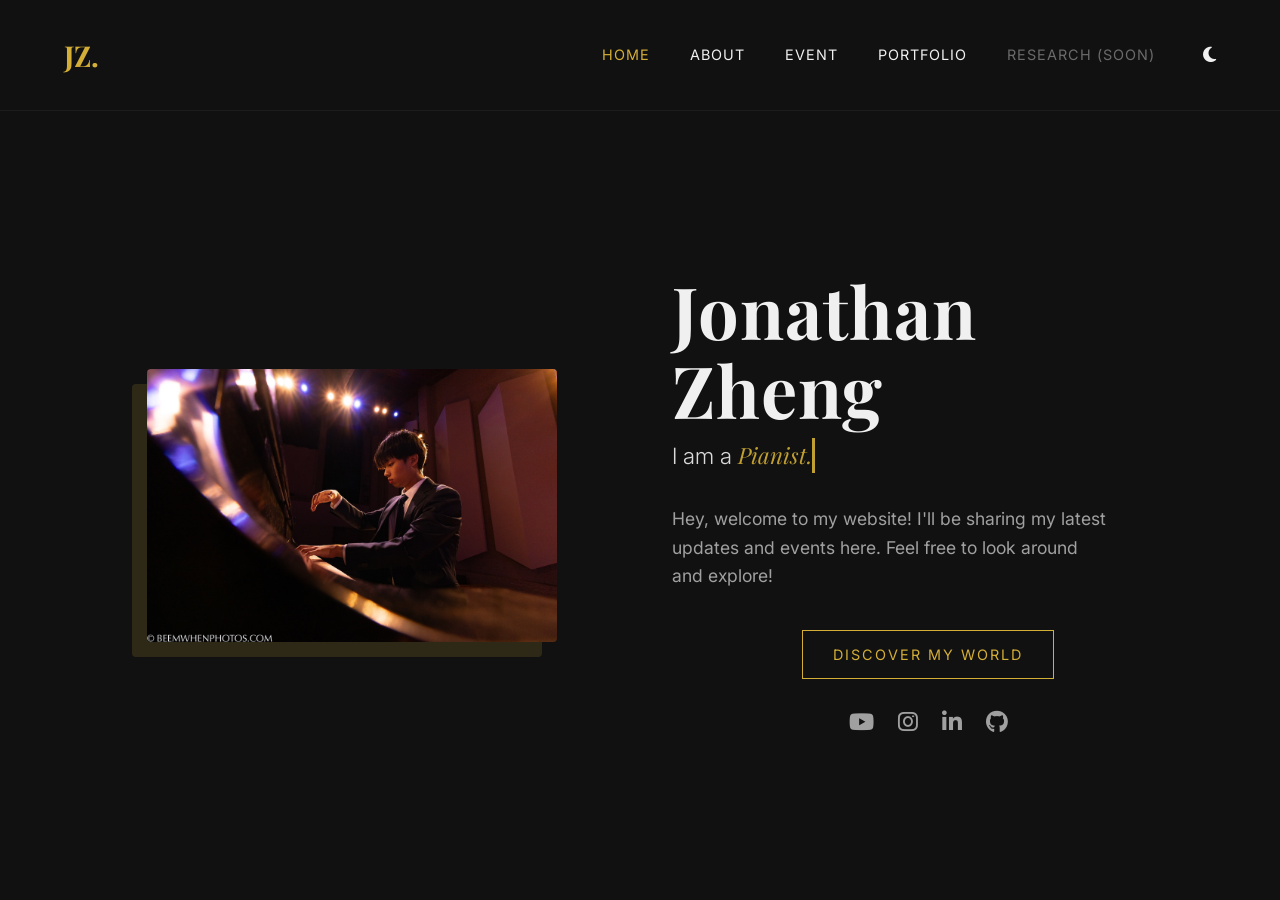
<file: index.html>
<!DOCTYPE html>
<html lang="en">
<head>
        <!-- Google tag (gtag.js) -->
    <script async src="https://www.googletagmanager.com/gtag/js?id=G-JS38CZWP8K"></script>
    <script>
    window.dataLayer = window.dataLayer || [];
    function gtag(){dataLayer.push(arguments);}
    gtag('js', new Date());

    gtag('config', 'G-JS38CZWP8K');
    </script>
    <meta charset="UTF-8">
    <meta name="viewport" content="width=device-width, initial-scale=1.0">
    <title>Jonathan Zheng | Passionate Student</title>
    <link rel="stylesheet" href="css/style.css">
    <link href="https://fonts.googleapis.com/css2?family=Inter:wght@300;400;600&family=Playfair+Display:ital,wght@0,500;0,700;1,500&display=swap" rel="stylesheet">
    <link rel="stylesheet" href="https://cdnjs.cloudflare.com/ajax/libs/font-awesome/6.4.0/css/all.min.css">
    
    <script>
        (function() {
            const savedTheme = localStorage.getItem('theme');
            if (savedTheme) {
                document.documentElement.setAttribute('data-theme', savedTheme);
            } else {
                const hour = new Date().getHours();
                if (hour >= 6 && hour < 18) {
                    document.documentElement.setAttribute('data-theme', 'light');
                } else {
                    document.documentElement.setAttribute('data-theme', 'dark');
                }
            }
        })();
    </script>
</head>
<body>

    <nav class="navbar">
        <div class="logo">JZ.</div>
        <ul class="nav-links">
            <li><a href="index.html" class="active">Home</a></li>
            <li><a href="about.html">About</a></li>
            <li><a href="event.html">Event</a></li>
            <li><a href="videos.html">Portfolio</a></li>
            <li><a href="#" class="future-link">Research (Soon)</a></li>
            <li>
                <div class="theme-toggle" id="themeToggle" title="Toggle Theme">
                    <i class="fa-solid fa-moon"></i>
                </div>
            </li>
        </ul>
    </nav>

    <main class="hero-section">
        <div class="hero-image">
            <img src="assets/images/profile.jpeg" alt="Jonathan playing the piano">
            <div class="image-overlay"></div>
        </div>

        <div class="hero-text">
            <img src="assets/images/profile.jpeg" alt="Jonathan Zheng" class="mobile-portrait">
            <!-- <span class="eyebrow">Haowen Zheng</span> -->
            <h1>Jonathan Zheng</h1>
            <h2 class="dynamic-subtitle">I am a <span class="typing-text"></span><span class="cursor">&nbsp;</span></h2>
            <p class="intro-description">
                Hey, welcome to my website! I'll be sharing my latest updates and events here. Feel free to look around and explore!
            </p>

            <div class="action-group">
                <a href="about.html" class="cta-button">Discover My World</a>
                <div class="social-links">
                    <a href="https://www.youtube.com/@Jonathan_zhw" target="_blank" title="YouTube"><i class="fab fa-youtube"></i></a>
                    <a href="https://www.instagram.com/scalar_zhw?igsh=MWM0amw1bXNoaHdoeA%3D%3D&utm_source=qr" target="_blank" title="Instagram"><i class="fab fa-instagram"></i></a>
                    <a href="https://www.linkedin.com/in/haowen-zheng/" target="_blank" title="LinkedIn"><i class="fab fa-linkedin-in"></i></a>
                    <a href="https://github.com/JonathanHaowenZheng" target="_blank" title="GitHub"><i class="fab fa-github"></i></a>
                </div>
            </div>
        </div>
    </main>

    <script>
        // 1. 昼夜模式交互逻辑
        document.addEventListener('DOMContentLoaded', () => {
            const toggleBtn = document.getElementById('themeToggle');
            const icon = toggleBtn.querySelector('i');
            
            function updateIcon() {
                const currentTheme = document.documentElement.getAttribute('data-theme');
                if (currentTheme === 'light') {
                    icon.className = 'fa-solid fa-sun'; // 白天显示太阳
                } else {
                    icon.className = 'fa-solid fa-moon'; // 晚上显示月亮
                }
            }
            updateIcon();

            toggleBtn.addEventListener('click', () => {
                const currentTheme = document.documentElement.getAttribute('data-theme');
                let newTheme = 'dark';
                if (currentTheme === 'dark' || !currentTheme) {
                    newTheme = 'light';
                }
                document.documentElement.setAttribute('data-theme', newTheme);
                localStorage.setItem('theme', newTheme); // 记住用户的强行手动修改
                updateIcon();
            });
        });

        // 2. 打字机效果
        const words = ["Pianist.", "Math Student.", "Creative Coder."];
        let i = 0; let timer;
        function typingEffect() {
            let word = words[i].split("");
            var loopTyping = function() {
                if (word.length > 0) { document.querySelector('.typing-text').innerHTML += word.shift(); } 
                else { setTimeout(deletingEffect, 2000); return false; }
                timer = setTimeout(loopTyping, 100);
            };
            loopTyping();
        }
        function deletingEffect() {
            let word = words[i].split("");
            var loopDeleting = function() {
                if (word.length > 0) { word.pop(); document.querySelector('.typing-text').innerHTML = word.join(""); } 
                else { if (words.length > (i + 1)) { i++; } else { i = 0; } typingEffect(); return false; }
                timer = setTimeout(loopDeleting, 50);
            };
            loopDeleting();
        }
        typingEffect();
    </script>
</body>
</html>
</file>
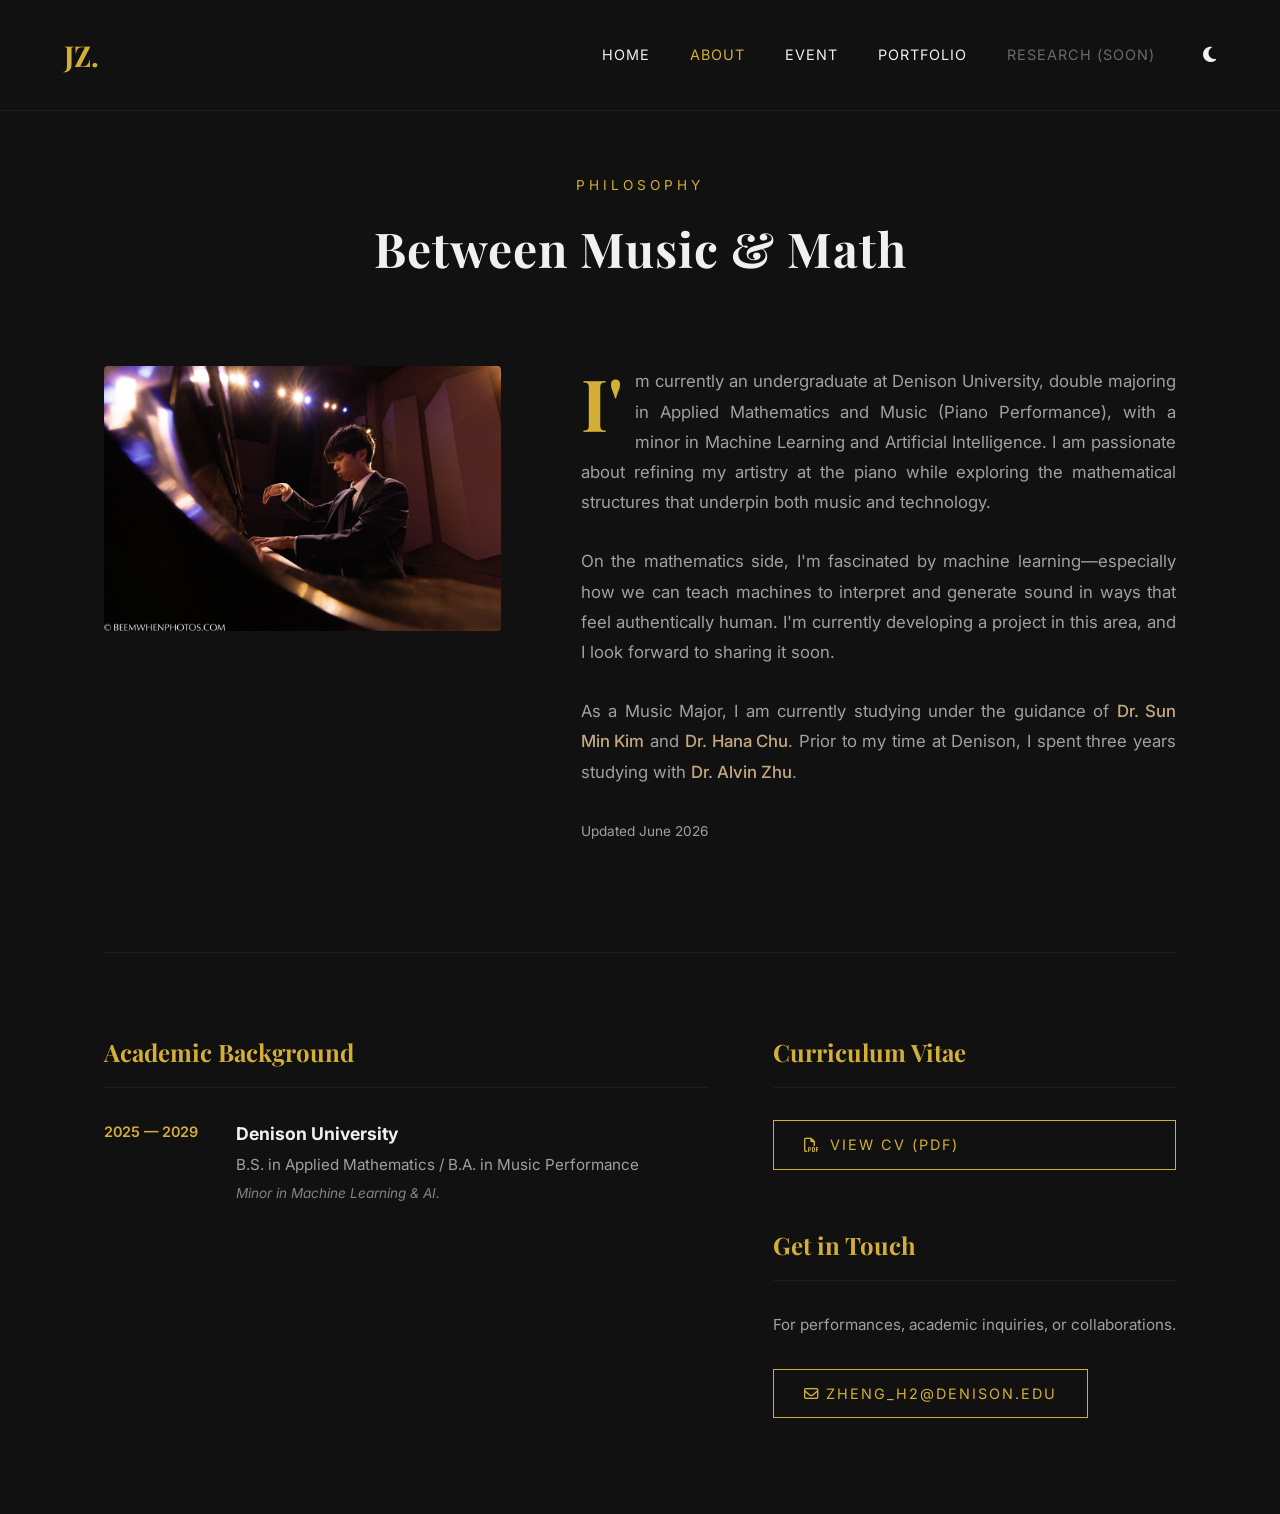
<file: about.html>
<!DOCTYPE html>
<html lang="en">
<head>
        <!-- Google tag (gtag.js) -->
    <script async src="https://www.googletagmanager.com/gtag/js?id=G-JS38CZWP8K"></script>
    <script>
    window.dataLayer = window.dataLayer || [];
    function gtag(){dataLayer.push(arguments);}
    gtag('js', new Date());

    gtag('config', 'G-JS38CZWP8K');
    </script>
    <meta charset="UTF-8">
    <meta name="viewport" content="width=device-width, initial-scale=1.0">
    <title>About | Jonathan Zheng</title>
    <link rel="stylesheet" href="css/style.css">
    <link href="https://fonts.googleapis.com/css2?family=Inter:wght@300;400;600&family=Playfair+Display:ital,wght@0,500;0,700;1,500&display=swap" rel="stylesheet">
    <link rel="stylesheet" href="https://cdnjs.cloudflare.com/ajax/libs/font-awesome/6.4.0/css/all.min.css">
    
    <script>
        (function() {
            const savedTheme = localStorage.getItem('theme');
            if (savedTheme) {
                document.documentElement.setAttribute('data-theme', savedTheme);
            } else {
                const hour = new Date().getHours();
                if (hour >= 6 && hour < 18) {
                    document.documentElement.setAttribute('data-theme', 'light');
                } else {
                    document.documentElement.setAttribute('data-theme', 'dark');
                }
            }
        })();
    </script>
</head>
<body>

    <nav class="navbar">
        <div class="logo">JZ.</div>
        <ul class="nav-links">
            <li><a href="index.html">Home</a></li>
            <li><a href="about.html" class="active">About</a></li>
            <li><a href="event.html">Event</a></li>
            <li><a href="videos.html">Portfolio</a></li>
            <li><a href="#" class="future-link">Research (Soon)</a></li>
            <li>
                <div class="theme-toggle" id="themeToggle" title="Toggle Theme">
                    <i class="fa-solid fa-moon"></i>
                </div>
            </li>
        </ul>
    </nav>

    <main class="about-section">
        
        <div class="about-header">
            <span class="eyebrow">Philosophy</span>
            <h2>Between Music & Math</h2>
        </div>

        <div class="bio-container">
            <div class="bio-image-col">
                <img src="assets/images/profile.jpeg" alt="Jonathan Zheng Portrait" class="bio-portrait">
            </div>
            
            <div class="bio-text-col">
                <p>
                    I'm currently an undergraduate at Denison University, double majoring in Applied Mathematics and Music (Piano Performance), with a minor in Machine Learning and Artificial Intelligence. I am passionate about refining my artistry at the piano while exploring the mathematical structures that underpin both music and technology.
                </p>
                <p>
                    On the mathematics side, I'm fascinated by machine learning—especially how we can teach machines to interpret and generate sound in ways that feel authentically human. I'm currently developing a project in this area, and I look forward to sharing it soon.
                </p>
                <p>
                    As a Music Major, I am currently studying under the guidance of 
                    <a href="https://denison.edu/people/sun-min-kim" target="_blank" class="ext-link prof-link">Dr. Sun Min Kim</a> and 
                    <a href="https://denison.edu/people/hana-chu" target="_blank" class="ext-link prof-link">Dr. Hana Chu</a>. 
                    Prior to my time at Denison, I spent three years studying with 
                    <a href="https://www.tianjinjuilliard.edu.cn/faculty/alvin-zhu" target="_blank" class="ext-link prof-link">Dr. Alvin Zhu</a>.
                </p>
                <p class="update-date" style="margin-top: 2rem; color: var(--text-muted); font-size: 0.85rem;">
                    Updated June 2026
                </p>
            </div>
        </div>

        <hr class="elegant-divider">

        <div class="creds-container">
            <div class="timeline-col">
                <h3 class="creds-title">Academic Background</h3>
                <div class="timeline-item">
                    <div class="timeline-year">2025 — 2029</div>
                    <div class="timeline-content">
                        <h4><a href="https://denison.edu/" target="_blank" class="ext-link">Denison University <i class="fa-solid fa-arrow-up-right-from-square tiny-icon"></i></a></h4>
                        <p>B.S. in Applied Mathematics / B.A. in Music Performance</p>
                        <p class="timeline-sub">Minor in Machine Learning & AI.</p>
                    </div>
                </div>
            </div>

            <div class="cv-contact-col" style="display: flex; flex-direction: column; gap: 3.5rem;">
                
                <div class="cv-block">
                    <h3 class="creds-title">Curriculum Vitae</h3>
                    <!-- <p class="cv-desc">A comprehensive overview of my repertoire, academic projects, performances, and honors.</p> -->
                    <a href="assets/docs/Jonathan_Zheng_CV.pdf" target="_blank" class="cta-button cv-download">
                        <i class="fa-regular fa-file-pdf"></i> View CV (PDF)
                    </a>
                </div>

                <div class="contact-block">
                    <h3 class="creds-title">Get in Touch</h3>
                    <p class="cv-desc">For performances, academic inquiries, or collaborations.</p>
                    <a href="mailto:zheng_h2@denison.edu" class="cta-button contact-email">
                        <i class="fa-regular fa-envelope"></i> zheng_h2@denison.edu
                    </a>
                </div>

            </div>
        </div>

    </main>

    <script>
        document.addEventListener('DOMContentLoaded', () => {
            const toggleBtn = document.getElementById('themeToggle');
            const icon = toggleBtn.querySelector('i');
            
            function updateIcon() {
                const currentTheme = document.documentElement.getAttribute('data-theme');
                if (currentTheme === 'light') {
                    icon.className = 'fa-solid fa-sun';
                } else {
                    icon.className = 'fa-solid fa-moon';
                }
            }
            updateIcon();

            toggleBtn.addEventListener('click', () => {
                const currentTheme = document.documentElement.getAttribute('data-theme');
                let newTheme = 'dark';
                if (currentTheme === 'dark' || !currentTheme) {
                    newTheme = 'light';
                }
                document.documentElement.setAttribute('data-theme', newTheme);
                localStorage.setItem('theme', newTheme);
                updateIcon();
            });
        });
    </script>
</body>
</html>
</file>
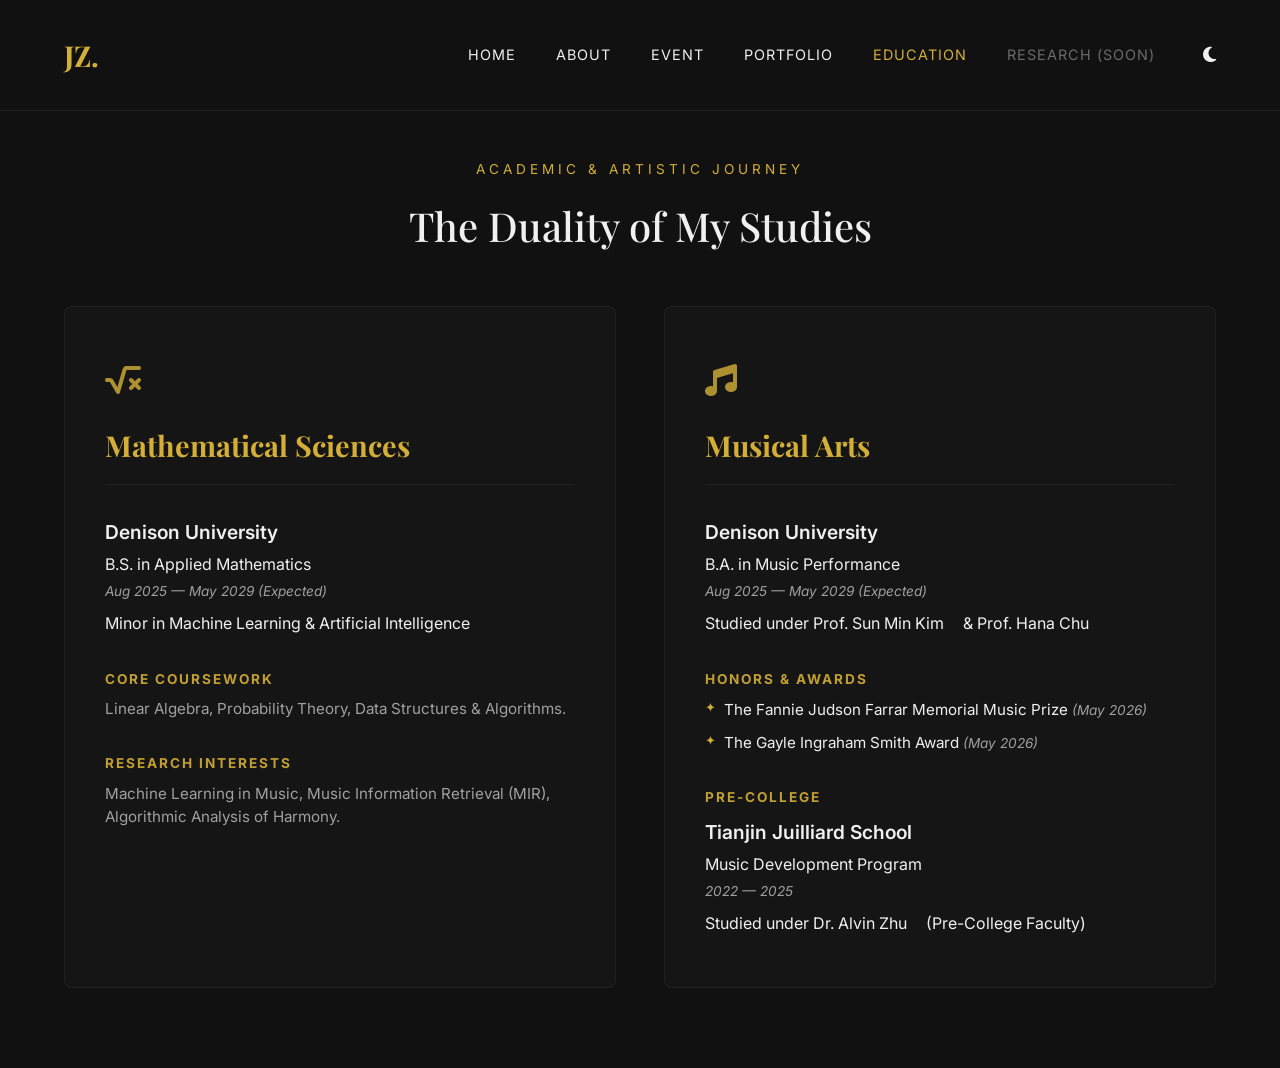
<file: education.html>
<!DOCTYPE html>
<html lang="en">
<head>
    <meta charset="UTF-8">
    <meta name="viewport" content="width=device-width, initial-scale=1.0">
    <title>Education | Jonathan Zheng</title>
    <link rel="stylesheet" href="css/style.css">
    <link href="https://fonts.googleapis.com/css2?family=Inter:wght@300;400;600&family=Playfair+Display:ital,wght@0,500;0,700;1,500&display=swap" rel="stylesheet">
    <link rel="stylesheet" href="https://cdnjs.cloudflare.com/ajax/libs/font-awesome/6.4.0/css/all.min.css">
    
    <script>
        (function() {
            const savedTheme = localStorage.getItem('theme');
            if (savedTheme) {
                document.documentElement.setAttribute('data-theme', savedTheme);
            } else {
                const hour = new Date().getHours();
                if (hour >= 6 && hour < 18) {
                    document.documentElement.setAttribute('data-theme', 'light');
                } else {
                    document.documentElement.setAttribute('data-theme', 'dark');
                }
            }
        })();
    </script>
</head>
<body>

    <nav class="navbar">
        <div class="logo">JZ.</div>
        <ul class="nav-links">
            <li><a href="index.html">Home</a></li>
            <li><a href="about.html">About</a></li>
            <li><a href="event.html">Event</a></li>
            <li><a href="videos.html">Portfolio</a></li>
            <li><a href="education.html" class="active">Education</a></li>
            <li><a href="#" class="future-link">Research (Soon)</a></li>
            <li>
                <div class="theme-toggle" id="themeToggle" title="Toggle Theme">
                    <i class="fa-solid fa-moon"></i>
                </div>
            </li>
        </ul>
    </nav>

    <main class="education-section">
        <div class="section-header">
            <span class="eyebrow">Academic & Artistic Journey</span>
            <h2>The Duality of My Studies</h2>
        </div>

        <div class="dual-cards-container">
            <div class="edu-card math-card">
                <div class="card-icon"><i class="fa-solid fa-square-root-variable"></i></div>
                <h3 class="card-title">Mathematical Sciences</h3>
                <div class="edu-block">
                    <h4><a href="https://denison.edu/" target="_blank" class="ext-link">Denison University <i class="fa-solid fa-arrow-up-right-from-square tiny-icon"></i></a></h4>
                    <p class="degree">B.S. in Applied Mathematics</p>
                    <p class="duration">Aug 2025 — May 2029 (Expected)</p>
                    <p class="minor">Minor in Machine Learning & Artificial Intelligence</p>
                </div>
                <div class="edu-block">
                    <h5 class="sub-heading">Core Coursework</h5>
                    <p class="details">Linear Algebra, Probability Theory, Data Structures & Algorithms.</p>
                </div>
                <div class="edu-block">
                    <h5 class="sub-heading">Research Interests</h5>
                    <p class="details">Machine Learning in Music, Music Information Retrieval (MIR), Algorithmic Analysis of Harmony.</p>
                </div>
            </div>

            <div class="edu-card music-card">
                <div class="card-icon"><i class="fa-solid fa-music"></i></div>
                <h3 class="card-title">Musical Arts</h3>
                <div class="edu-block">
                    <h4><a href="https://denison.edu/" target="_blank" class="ext-link">Denison University <i class="fa-solid fa-arrow-up-right-from-square tiny-icon"></i></a></h4>
                    <p class="degree">B.A. in Music Performance</p>
                    <p class="duration">Aug 2025 — May 2029 (Expected)</p>
                    <p class="mentorship">Studied under <a href="#" target="_blank" class="ext-link">Prof. Sun Min Kim <i class="fa-solid fa-arrow-up-right-from-square tiny-icon"></i></a> & <a href="#" target="_blank" class="ext-link">Prof. Hana Chu <i class="fa-solid fa-arrow-up-right-from-square tiny-icon"></i></a></p>
                </div>
                <div class="edu-block">
                    <h5 class="sub-heading">Honors & Awards</h5>
                    <ul class="awards-list">
                        <li>The Fannie Judson Farrar Memorial Music Prize <span class="award-date">(May 2026)</span></li>
                        <li>The Gayle Ingraham Smith Award <span class="award-date">(May 2026)</span></li>
                    </ul>
                </div>
                <div class="edu-block">
                    <h5 class="sub-heading">Pre-College</h5>
                    <h4><a href="https://www.tianjinjuilliard.edu.cn/" target="_blank" class="ext-link">Tianjin Juilliard School <i class="fa-solid fa-arrow-up-right-from-square tiny-icon"></i></a></h4>
                    <p class="degree">Music Development Program</p>
                    <p class="duration">2022 — 2025</p>
                    <p class="mentorship">Studied under <a href="#" target="_blank" class="ext-link">Dr. Alvin Zhu <i class="fa-solid fa-arrow-up-right-from-square tiny-icon"></i></a> (Pre-College Faculty)</p>
                </div>
            </div>
        </div>
    </main>

    <script>
        document.addEventListener('DOMContentLoaded', () => {
            const toggleBtn = document.getElementById('themeToggle');
            const icon = toggleBtn.querySelector('i');
            
            function updateIcon() {
                const currentTheme = document.documentElement.getAttribute('data-theme');
                if (currentTheme === 'light') {
                    icon.className = 'fa-solid fa-sun';
                } else {
                    icon.className = 'fa-solid fa-moon';
                }
            }
            updateIcon();

            toggleBtn.addEventListener('click', () => {
                const currentTheme = document.documentElement.getAttribute('data-theme');
                let newTheme = 'dark';
                if (currentTheme === 'dark' || !currentTheme) {
                    newTheme = 'light';
                }
                document.documentElement.setAttribute('data-theme', newTheme);
                localStorage.setItem('theme', newTheme);
                updateIcon();
            });
        });
    </script>
</body>
</html>
</file>
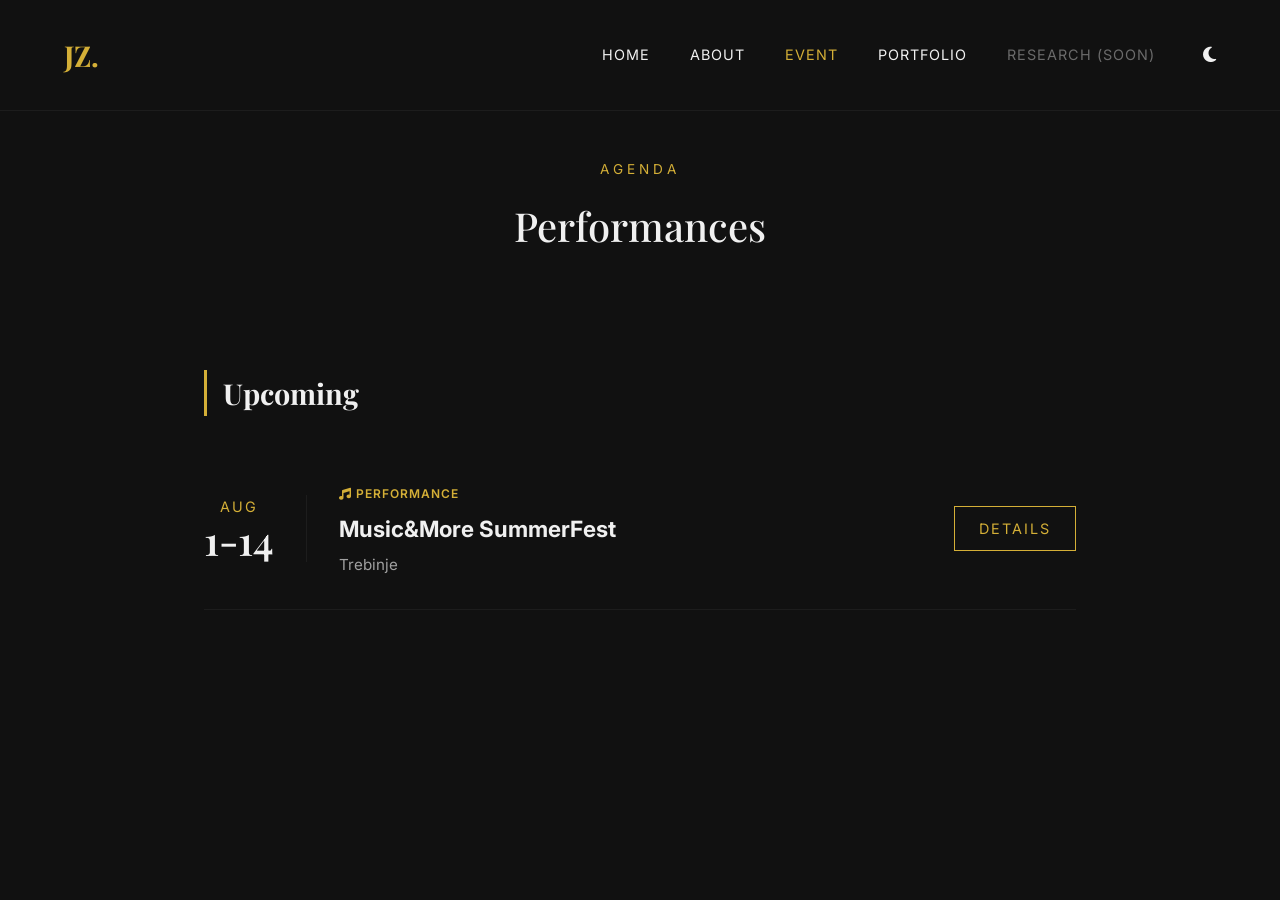
<file: event.html>
<!DOCTYPE html>
<html lang="en">
<head>
        <!-- Google tag (gtag.js) -->
    <script async src="https://www.googletagmanager.com/gtag/js?id=G-JS38CZWP8K"></script>
    <script>
    window.dataLayer = window.dataLayer || [];
    function gtag(){dataLayer.push(arguments);}
    gtag('js', new Date());

    gtag('config', 'G-JS38CZWP8K');
    </script>
    <meta charset="UTF-8">
    <meta name="viewport" content="width=device-width, initial-scale=1.0">
    <title>Events | Jonathan Zheng</title>
    <link rel="stylesheet" href="css/style.css">
    <link href="https://fonts.googleapis.com/css2?family=Inter:wght@300;400;600&family=Playfair+Display:ital,wght@0,500;0,700;1,500&display=swap" rel="stylesheet">
    <link rel="stylesheet" href="https://cdnjs.cloudflare.com/ajax/libs/font-awesome/6.4.0/css/all.min.css">
    
    <script>
        (function() {
            const savedTheme = localStorage.getItem('theme');
            if (savedTheme) {
                document.documentElement.setAttribute('data-theme', savedTheme);
            } else {
                const hour = new Date().getHours();
                if (hour >= 6 && hour < 18) {
                    document.documentElement.setAttribute('data-theme', 'light');
                } else {
                    document.documentElement.setAttribute('data-theme', 'dark');
                }
            }
        })();
    </script>
</head>
<body>

    <nav class="navbar">
        <div class="logo">JZ.</div>
        <ul class="nav-links">
            <li><a href="index.html">Home</a></li>
            <li><a href="about.html">About</a></li>
            <li><a href="event.html" class="active">Event</a></li>
            <li><a href="videos.html">Portfolio</a></li>
            <li><a href="#" class="future-link">Research (Soon)</a></li>
            <li>
                <div class="theme-toggle" id="themeToggle" title="Toggle Theme">
                    <i class="fa-solid fa-moon"></i>
                </div>
            </li>
        </ul>
    </nav>

    <main class="events-section">
        
        <div class="section-header">
            <span class="eyebrow">Agenda</span>
            <!-- <h2>Performances & Symposiums</h2> -->
            <h2>Performances</h2>
        </div>

        <div class="filter-bar">
            <!-- <button class="filter-btn active" data-filter="all">All Events</button> -->
            <!-- <button class="filter-btn" data-filter="music"><i class="fa-solid fa-music"></i> Music</button> -->
            <!-- <button class="filter-btn" data-filter="academic"><i class="fa-solid fa-square-root-variable"></i> Academic</button> -->
        </div>

        <div class="events-group">
            <h3 class="group-title">Upcoming</h3>
            <div class="events-list" id="upcoming-list">
                
                <div class="event-row" data-category="music">
                    <div class="event-date">
                        <span class="month">Aug</span>
                        <span class="day">1-14</span>
                    </div>
                    <div class="event-info">
                        <span class="event-tag music-tag"><i class="fa-solid fa-music"></i> Performance</span>
                        <h4 class="event-title">Music&More SummerFest</h4>
                        <p class="event-location">Trebinje</p>
                    </div>
                    <div class="event-action">
                        <a href="https://musicandmoresummerfest.com/" class="cta-button outline">Details</a>
                    </div>
                </div>

                <!-- <div class="event-row" data-category="academic">
                    <div class="event-date">
                        <span class="month">DEC</span>
                        <span class="day">02</span>
                    </div>
                    <div class="event-info">
                        <span class="event-tag academic-tag"><i class="fa-solid fa-square-root-variable"></i> Academic</span>
                        <h4 class="event-title">Data Science & Music Seminar: Algorithmic Phrasing</h4>
                        <p class="event-location">Knapp Hall, Math Department</p>
                    </div>
                    <div class="event-action">
                        <a href="#" class="cta-button outline">Details</a>
                    </div>
                </div> -->

                </div>
        </div>

        <!-- <hr class="elegant-divider"> -->

        <div class="events-group">
            <!-- <h3 class="group-title">Archive</h3> -->
            <!-- <div class="events-list" id="archive-list">
                
                <div class="event-row" data-category="music">
                    <div class="event-date">
                        <span class="month">MAY</span>
                        <span class="day">20</span>
                        <span class="year">2024</span>
                    </div>
                    <div class="event-info">
                        <span class="event-tag music-tag"><i class="fa-solid fa-music"></i> Performance</span>
                        <h4 class="event-title">Pre-College Graduation Recital</h4>
                        <p class="event-location">Tianjin Juilliard Concert Hall</p>
                    </div>
                    <div class="event-action">
                        <a href="videos.html" class="cta-button outline">Watch</a>
                    </div>
                </div>

            </div> -->
        </div>

    </main>

    <script>
        document.addEventListener('DOMContentLoaded', () => {
            // 昼夜切换逻辑
            const toggleBtn = document.getElementById('themeToggle');
            const icon = toggleBtn.querySelector('i');
            function updateIcon() {
                const currentTheme = document.documentElement.getAttribute('data-theme');
                if (currentTheme === 'light') { icon.className = 'fa-solid fa-sun'; } 
                else { icon.className = 'fa-solid fa-moon'; }
            }
            updateIcon();
            toggleBtn.addEventListener('click', () => {
                const currentTheme = document.documentElement.getAttribute('data-theme');
                let newTheme = currentTheme === 'dark' || !currentTheme ? 'light' : 'dark';
                document.documentElement.setAttribute('data-theme', newTheme);
                localStorage.setItem('theme', newTheme);
                updateIcon();
            });

            // 分类筛选逻辑 (Filter)
            const filterBtns = document.querySelectorAll('.filter-btn');
            const eventRows = document.querySelectorAll('.event-row');

            filterBtns.forEach(btn => {
                btn.addEventListener('click', () => {
                    // 1. 切换按钮高亮状态
                    filterBtns.forEach(b => b.classList.remove('active'));
                    btn.classList.add('active');

                    // 2. 获取当前点击的分类 (all, music, academic)
                    const filterValue = btn.getAttribute('data-filter');

                    // 3. 遍历所有活动，匹配的显示，不匹配的隐藏
                    eventRows.forEach(row => {
                        if (filterValue === 'all' || row.getAttribute('data-category') === filterValue) {
                            row.style.display = 'flex'; // 恢复显示
                        } else {
                            row.style.display = 'none'; // 隐藏
                        }
                    });
                });
            });
        });
    </script>
</body>
</html>
</file>
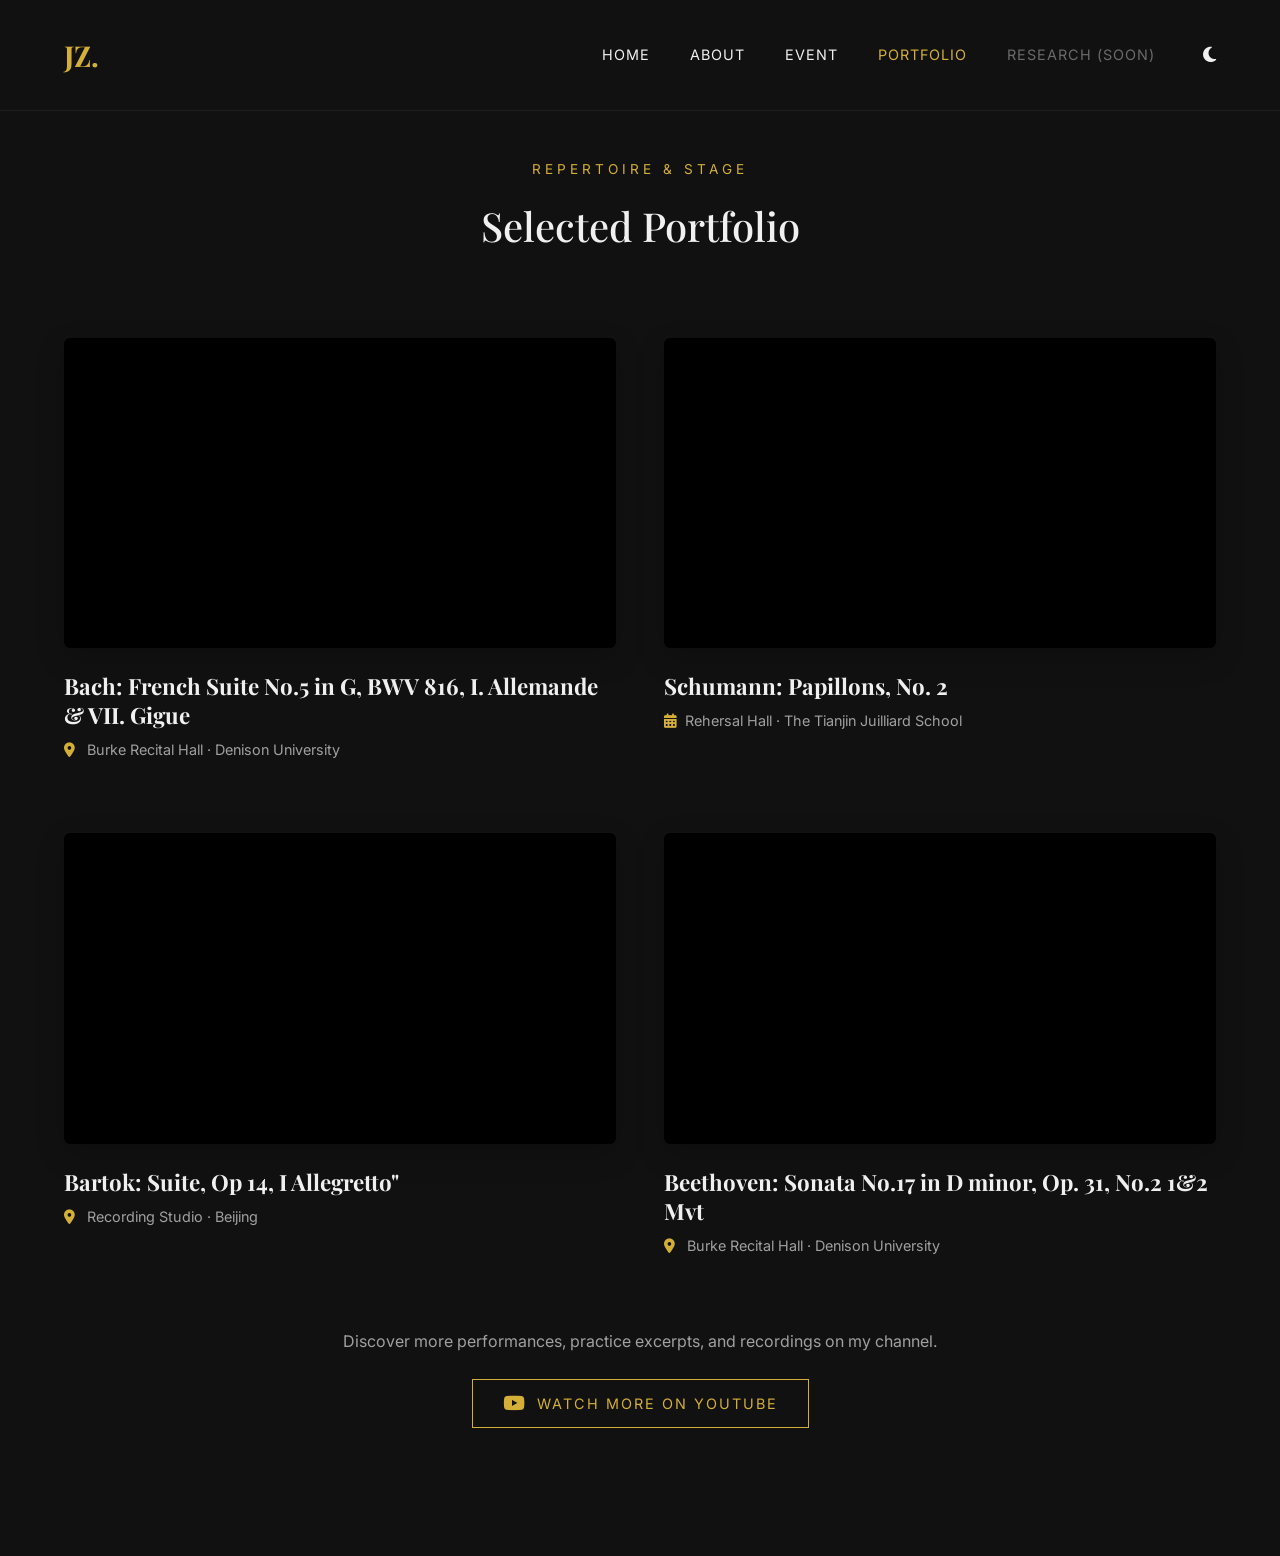
<file: videos.html>
<!DOCTYPE html>
<html lang="en">
<head>
    <meta charset="UTF-8">
    <meta name="viewport" content="width=device-width, initial-scale=1.0">
    <title>Portfolio | Jonathan Zheng</title>
    <link rel="stylesheet" href="css/style.css">
    <link href="https://fonts.googleapis.com/css2?family=Inter:wght@300;400;600&family=Playfair+Display:ital,wght@0,500;0,700;1,500&display=swap" rel="stylesheet">
    <link rel="stylesheet" href="https://cdnjs.cloudflare.com/ajax/libs/font-awesome/6.4.0/css/all.min.css">
    
    <script>
        (function() {
            const savedTheme = localStorage.getItem('theme');
            if (savedTheme) {
                document.documentElement.setAttribute('data-theme', savedTheme);
            } else {
                const hour = new Date().getHours();
                if (hour >= 6 && hour < 18) {
                    document.documentElement.setAttribute('data-theme', 'light');
                } else {
                    document.documentElement.setAttribute('data-theme', 'dark');
                }
            }
        })();
    </script>
</head>
<body>

    <nav class="navbar">
        <div class="logo">JZ.</div>
        <ul class="nav-links">
            <li><a href="index.html">Home</a></li>
            <li><a href="about.html">About</a></li>
            <li><a href="event.html">Event</a></li>
            <li><a href="videos.html" class="active">Portfolio</a></li>
            <li><a href="#" class="future-link">Research (Soon)</a></li>
            <li>
                <div class="theme-toggle" id="themeToggle" title="Toggle Theme">
                    <i class="fa-solid fa-moon"></i>
                </div>
            </li>
        </ul>
    </nav>

    <main class="performance-section">
        <div class="section-header">
            <span class="eyebrow">Repertoire & Stage</span>
            <h2>Selected Portfolio</h2>
        </div>

        <div class="performance-grid">
            
            <div class="video-card">
                <div class="video-wrapper">
                    <iframe src="https://www.youtube.com/embed/MBFADJT8mgk" title="Performance 1" frameborder="0" allow="accelerometer; autoplay; clipboard-write; encrypted-media; gyroscope; picture-in-picture" allowfullscreen></iframe>
                </div>
                <div class="card-video-info">
                    <h4 class="piece-title-sm">Bach: French Suite No.5 in G, BWV 816, I. Allemande & VII. Gigue</h4>
                    <p class="performance-meta"><i class="fa-solid fa-location-dot"></i> Burke Recital Hall · Denison University</p>
                </div>
            </div>

            <div class="video-card">
                <div class="video-wrapper">
                    <iframe src="https://www.youtube.com/embed/-iCTID08k0w" title="Performance 2" frameborder="0" allow="accelerometer; autoplay; clipboard-write; encrypted-media; gyroscope; picture-in-picture" allowfullscreen></iframe>
                </div>
                <div class="card-video-info">
                    <h4 class="piece-title-sm">Schumann: Papillons, No. 2</h4>
                    <p class="performance-meta"><i class="fa-solid fa-calendar-days"></i>Rehersal Hall · The Tianjin Juilliard School</p>
                </div>
            </div>

            <div class="video-card">
                <div class="video-wrapper">
                    <iframe src="https://www.youtube.com/embed/AgPS570Det0" title="Performance 3" frameborder="0" allow="accelerometer; autoplay; clipboard-write; encrypted-media; gyroscope; picture-in-picture" allowfullscreen></iframe>
                </div>
                <div class="card-video-info">
                    <h4 class="piece-title-sm">Bartok: Suite, Op 14, I Allegretto"</h4>
                    <p class="performance-meta"><i class="fa-solid fa-location-dot"></i> Recording Studio · Beijing</p>
                </div>
            </div>

            <div class="video-card">
                <div class="video-wrapper">
                    <iframe src="https://www.youtube.com/embed/qEw9vaAS8rI" title="Performance 4" frameborder="0" allow="accelerometer; autoplay; clipboard-write; encrypted-media; gyroscope; picture-in-picture" allowfullscreen></iframe>
                </div>
                <div class="card-video-info">
                    <h4 class="piece-title-sm">Beethoven: Sonata No.17 in D minor, Op. 31, No.2 1&2 Mvt</h4>
                    <p class="performance-meta"><i class="fa-solid fa-location-dot"></i> Burke Recital Hall · Denison University</p>
                </div>
            </div>

        </div>

        <div class="more-videos-container" style="text-align: center; margin-top: 4rem; margin-bottom: 2rem;">
            <p style="color: var(--text-muted); font-size: 1rem; margin-bottom: 1.5rem;">
                Discover more performances, practice excerpts, and recordings on my channel.
            </p>
            <a href="https://www.youtube.com/@Jonathan_zhw" target="_blank" class="cta-button yt-channel-btn" style="display: inline-flex; align-items: center; gap: 10px; background: transparent; border: 1px solid var(--gold-accent); color: var(--gold-accent);">
                <i class="fa-brands fa-youtube" style="font-size: 1.2rem;"></i> Watch More on YouTube
            </a>
        </div>
        </main>

    <script>
        document.addEventListener('DOMContentLoaded', () => {
            const toggleBtn = document.getElementById('themeToggle');
            const icon = toggleBtn.querySelector('i');
            
            function updateIcon() {
                const currentTheme = document.documentElement.getAttribute('data-theme');
                if (currentTheme === 'light') { icon.className = 'fa-solid fa-sun'; } 
                else { icon.className = 'fa-solid fa-moon'; }
            }
            updateIcon();

            toggleBtn.addEventListener('click', () => {
                const currentTheme = document.documentElement.getAttribute('data-theme');
                let newTheme = currentTheme === 'dark' || !currentTheme ? 'light' : 'dark';
                document.documentElement.setAttribute('data-theme', newTheme);
                localStorage.setItem('theme', newTheme);
                updateIcon();
            });
        });
    </script>
</body>
</html>
</file>
<file: css/style.css>
/* =================================================== */
/* ====== 1. 基础设置与双模颜色变量（网站的灵魂） ====== */
/* =================================================== */
:root {
    /* 【默认暗黑模式】—— 音乐厅之夜 / 演奏沉浸 / 深夜代码 */
    --bg-color: #111111;        
    --text-main: #f0f0f0;       
    --text-muted: #a0a0a0;
    --card-bg: rgba(255, 255, 255, 0.02);
    --card-border: rgba(255, 255, 255, 0.05);
    --nav-border: rgba(255, 255, 255, 0.05);
    --gold-accent: #D4AF37;     /* 闪耀的纯正香槟金 */
    
    --font-serif: 'Playfair Display', serif; 
    --font-sans: 'Inter', sans-serif;        
    transition: background-color 0.5s ease, color 0.5s ease, border-color 0.5s ease; /* 让黑白切换像呼吸一样平滑 */
}

[data-theme="light"] {
    /* 【日间模式】—— 古典乐谱纸张 / LaTeX数学论文 / 白天理性思维 */
    --bg-color: #F7F4EF;        /* 带有微暖纸张肌理的“乐谱高级白” */
    --text-main: #1A1A1A;       /* 柔和不刺眼的“印刷深炭黑” */
    --text-muted: #666666;      /* 辅助灰色 */
    --card-bg: rgba(0, 0, 0, 0.015);
    --card-border: rgba(0, 0, 0, 0.06);
    --nav-border: rgba(0, 0, 0, 0.06);
    --gold-accent: #A88326;     /* 降低亮度的“烤漆古铜金”，确保在白底上高级且清晰 */
}

* {
    margin: 0;
    padding: 0;
    box-sizing: border-box;
}

body {
    background-color: var(--bg-color);
    color: var(--text-main);
    font-family: var(--font-sans);
    line-height: 1.6;
    min-height: 100vh;
    display: flex;
    flex-direction: column;
}

/* =================================================== */
/* ====== 2. 全局导航栏栏（含全新的手动切换按钮） ====== */
/* =================================================== */
.navbar {
    display: flex;
    justify-content: space-between;
    align-items: center;
    padding: 2rem 5%;
    border-bottom: 1px solid var(--nav-border); 
}

.logo {
    font-family: var(--font-serif);
    font-size: 1.8rem;
    font-weight: 700;
    color: var(--gold-accent);
}

.nav-links {
    list-style: none;
    display: flex;
    gap: 2.5rem;
    align-items: center;
}

.nav-links a {
    text-decoration: none;
    color: var(--text-main);
    font-size: 0.9rem;
    text-transform: uppercase;
    letter-spacing: 1px;
    transition: color 0.3s ease;
}

.nav-links a:hover, .nav-links a.active {
    color: var(--gold-accent);
}

.future-link {
    opacity: 0.4;
    cursor: not-allowed;
}

/* 昼夜手动切换图标样式 */
.theme-toggle {
    cursor: pointer;
    font-size: 1.1rem;
    color: var(--text-main);
    transition: color 0.3s ease, transform 0.3s ease;
    display: flex;
    align-items: center;
    padding-left: 0.5rem;
}

.theme-toggle:hover {
    color: var(--gold-accent);
    transform: scale(1.15) rotate(15deg);
}

/* =================================================== */
/* ====== 3. 主页 (INDEX.HTML) 专属样式                ====== */
/* =================================================== */
.hero-section {
    display: flex;
    flex: 1;
    align-items: center;
    padding: 0 5%;
}

.hero-image {
    flex: 1;
    position: relative;
    padding: 2rem;
    display: flex;
    justify-content: center;
}

.hero-image img {
    max-width: 80%;
    border-radius: 4px; 
    box-shadow: -15px 15px 0px 0px rgba(212, 175, 55, 0.15); 
    object-fit: cover;
}

.hero-text {
    flex: 1;
    padding: 2rem;
}

.eyebrow {
    display: block;
    font-family: var(--font-sans);
    font-size: 0.85rem;
    letter-spacing: 4px;
    color: var(--gold-accent);
    text-transform: uppercase;
    margin-bottom: 0.8rem;
}

.hero-text h1 {
    font-family: var(--font-serif);
    font-size: 4.5rem;
    line-height: 1.1;
    margin-bottom: 0.5rem;
    font-weight: 700;
    letter-spacing: 1px;
}

.dynamic-subtitle {
    font-family: var(--font-sans);
    font-size: 1.4rem;
    font-weight: 300;
    margin-bottom: 2rem;
    color: var(--text-main);
    opacity: 0.9;
}

.typing-text {
    color: var(--gold-accent);
    font-family: var(--font-serif); 
    font-style: italic;
}

.cursor {
    animation: blink 1s infinite;
    background-color: var(--gold-accent);
    display: inline-block;
    width: 3px;
}

@keyframes blink {
    0%, 100% { opacity: 1; }
    50% { opacity: 0; }
}

.intro-description {
    font-size: 1.1rem;
    color: var(--text-muted);
    max-width: 85%;
    margin-bottom: 2.5rem;
}

.action-group {
    display: flex;
    align-items: center;
    gap: 2.5rem;
}

.cta-button {
    display: inline-block;
    padding: 12px 30px;
    border: 1px solid var(--gold-accent);
    color: var(--gold-accent);
    text-decoration: none;
    font-size: 0.9rem;
    text-transform: uppercase;
    letter-spacing: 2px;
    transition: all 0.3s ease;
    background: transparent;
}

.cta-button:hover {
    background-color: var(--gold-accent);
    color: var(--bg-color);
}

.social-links {
    display: flex;
    gap: 1.5rem;
}

.social-links a {
    color: var(--text-muted);
    font-size: 1.4rem;
    transition: all 0.3s ease;
}

.social-links a:hover {
    color: var(--gold-accent);
    transform: translateY(-3px);
}

/* =================================================== */
/* ====== 4. 学历页 (EDUCATION.HTML) 专属样式          ====== */
/* =================================================== */
.education-section {
    padding: 3rem 5% 5rem;
    display: flex;
    flex-direction: column;
    align-items: center;
}

.section-header {
    text-align: center;
    margin-bottom: 3rem;
}

.section-header h2 {
    font-family: var(--font-serif);
    font-size: 2.5rem;
    color: var(--text-main);
    font-weight: 500;
}

.dual-cards-container {
    display: flex;
    gap: 3rem;
    width: 100%;
    max-width: 1200px;
}

.edu-card {
    flex: 1;
    background: var(--card-bg); 
    border: 1px solid var(--card-border); 
    border-radius: 8px;
    padding: 3rem 2.5rem;
    transition: transform 0.3s ease, box-shadow 0.3s ease, border-color 0.3s ease, background-color 0.5s ease;
}

.edu-card:hover {
    transform: translateY(-5px);
    border-color: var(--gold-accent);
    box-shadow: 0 10px 30px rgba(0, 0, 0, 0.15);
}

.card-icon {
    font-size: 2rem;
    color: var(--gold-accent);
    margin-bottom: 1rem;
    opacity: 0.8;
}

.card-title {
    font-family: var(--font-serif);
    font-size: 1.8rem;
    color: var(--gold-accent);
    margin-bottom: 2rem;
    padding-bottom: 1rem;
    border-bottom: 1px solid var(--card-border); 
}

.edu-block {
    margin-bottom: 2rem;
}

.edu-block:last-child {
    margin-bottom: 0;
}

.edu-block h4 {
    font-size: 1.2rem;
    font-weight: 600;
    margin-bottom: 0.3rem;
}

.degree, .minor, .mentorship {
    font-size: 1rem;
    color: var(--text-main);
    margin-bottom: 0.2rem;
}

.duration, .award-date {
    font-size: 0.85rem;
    color: var(--text-muted);
    font-style: italic;
    margin-bottom: 0.5rem;
}

.sub-heading {
    font-size: 0.85rem;
    text-transform: uppercase;
    letter-spacing: 2px;
    color: var(--gold-accent);
    margin-bottom: 0.5rem;
    opacity: 0.9;
}

.details {
    font-size: 0.95rem;
    color: var(--text-muted);
    line-height: 1.5;
}

.awards-list {
    list-style: none;
    padding-left: 0;
}

.awards-list li {
    font-size: 0.95rem;
    color: var(--text-main);
    margin-bottom: 0.5rem;
    padding-left: 1.2rem;
    position: relative;
}

.awards-list li::before {
    content: "✦"; 
    position: absolute;
    left: 0;
    color: var(--gold-accent);
    font-size: 0.8rem;
}

.ext-link {
    color: inherit;
    text-decoration: none;
    transition: color 0.3s ease;
}

.ext-link:hover {
    color: var(--gold-accent);
}

.tiny-icon {
    font-size: 0.7rem;
    opacity: 0;
    transform: translateX(-5px) translateY(5px);
    transition: all 0.3s ease;
}

.ext-link:hover .tiny-icon {
    opacity: 1;
    transform: translateX(2px) translateY(-2px);
}

/* ========================================= */
/* ====== ABOUT 页面专属样式           ====== */
/* ========================================= */

.about-section {
    padding: 4rem 5% 6rem;
    max-width: 1200px;
    margin: 0 auto;
    width: 100%;
}

.about-header {
    text-align: center;
    margin-bottom: 5rem;
}

.about-header h2 {
    font-family: var(--font-serif);
    font-size: 3rem;
    color: var(--text-main);
    letter-spacing: 1px;
}

/* 杂志双栏排版 */
.bio-container {
    display: grid;
    grid-template-columns: 1fr 1.5fr; /* 左侧照片稍窄，右侧文字稍宽 */
    gap: 5rem;
    align-items: start; /* 确保左右顶部对齐 */
}

/* 让照片在向下滚动时悬停 (Sticky) */
.bio-image-col {
    position: sticky;
    top: 120px; 
}

.bio-portrait {
    width: 100%;
    border-radius: 4px;
    filter: grayscale(20%); /* 稍微降低一点饱和度，更有高级感 */
    transition: filter 0.5s ease;
}

.bio-portrait:hover {
    filter: grayscale(0%);
}

.bio-text-col p {
    font-size: 1.05rem;
    line-height: 1.8;
    color: var(--text-muted);
    margin-bottom: 1.8rem;
    text-align: justify; /* 两端对齐，像书本排版一样严谨 */
}

/* 第一段首字母下沉效果 (Drop Cap) */
.bio-text-col p:first-of-type::first-letter {
    float: left;
    font-family: var(--font-serif);
    font-size: 4.5rem;
    line-height: 0.8;
    color: var(--gold-accent);
    padding-right: 12px;
    padding-top: 8px;
    font-weight: 700;
}

/* 优雅的分割线 */
.elegant-divider {
    border: 0;
    height: 1px;
    background: var(--nav-border);
    margin: 5rem 0;
}

/* 底部履历与下载区域 */
.creds-container {
    display: grid;
    grid-template-columns: 1.5fr 1fr;
    gap: 4rem;
}

.creds-title {
    font-family: var(--font-serif);
    font-size: 1.5rem;
    color: var(--gold-accent);
    margin-bottom: 2rem;
    padding-bottom: 1rem;
    border-bottom: 1px solid var(--nav-border);
}

/* 极简编年史样式 */
.timeline-item {
    display: flex;
    gap: 2rem;
    margin-bottom: 2rem;
}

.timeline-year {
    font-family: var(--font-sans);
    font-size: 0.9rem;
    color: var(--gold-accent);
    min-width: 100px;
    font-weight: 600;
}

.timeline-content h4 {
    font-size: 1.1rem;
    color: var(--text-main);
    margin-bottom: 0.3rem;
}

.timeline-content p {
    font-size: 0.95rem;
    color: var(--text-muted);
}

.timeline-sub {
    font-size: 0.85rem !important;
    font-style: italic;
    margin-top: 0.3rem;
    opacity: 0.8;
}

/* CV 下载区 */
.cv-col {
    display: flex;
    flex-direction: column;
}

.cv-desc {
    font-size: 0.95rem;
    color: var(--text-muted);
    line-height: 1.6;
    margin-bottom: 2rem;
}

.cv-download {
    align-self: flex-start;
    display: flex;
    align-items: center;
    gap: 10px;
}

/* 响应式：屏幕变小后变为单列 */
@media (max-width: 968px) {
    .bio-container, .creds-container {
        grid-template-columns: 1fr;
        gap: 3rem;
    }
    .bio-image-col {
        position: relative;
        top: 0;
    }
    .timeline-item {
        flex-direction: column;
        gap: 0.5rem;
    }
}

/* ========================================= */
/* ====== EVENTS 页面专属样式          ====== */
/* ========================================= */

.events-section {
    padding: 3rem 5% 6rem;
    max-width: 1000px; /* 列表不用太宽，显得紧凑高级 */
    margin: 0 auto;
    width: 100%;
}

/* 筛选器 (Filter Bar) */
.filter-bar {
    display: flex;
    justify-content: center;
    gap: 1.5rem;
    margin-bottom: 4rem;
}

.filter-btn {
    background: transparent;
    border: 1px solid var(--nav-border);
    color: var(--text-muted);
    padding: 0.5rem 1.5rem;
    border-radius: 30px;
    font-size: 0.9rem;
    cursor: pointer;
    transition: all 0.3s ease;
    font-family: var(--font-sans);
}

.filter-btn i {
    margin-right: 5px;
}

.filter-btn:hover {
    border-color: var(--gold-accent);
    color: var(--text-main);
}

.filter-btn.active {
    background: var(--gold-accent);
    color: #111; /* 保证在金底上文字清晰 */
    border-color: var(--gold-accent);
    font-weight: 600;
}

/* 时间轴区域划分 */
.events-group {
    margin-bottom: 3rem;
}

.group-title {
    font-family: var(--font-serif);
    font-size: 1.8rem;
    color: var(--text-main);
    margin-bottom: 2rem;
    padding-left: 1rem;
    border-left: 3px solid var(--gold-accent);
}

/* 门票式行列表 (Event Row) */
.event-row {
    display: flex;
    align-items: center;
    padding: 2rem 0;
    border-bottom: 1px solid var(--nav-border);
    transition: transform 0.3s ease, background-color 0.3s ease;
}

.event-row:hover {
    background-color: var(--card-bg);
    transform: translateX(10px); /* 鼠标放上去整个列表往右滑动一点，极具互动感 */
    border-radius: 8px;
    padding-left: 1rem;
    padding-right: 1rem;
}

/* 左侧：巨型日期 */
.event-date {
    display: flex;
    flex-direction: column;
    align-items: center;
    justify-content: center;
    min-width: 90px;
    padding-right: 2rem;
    border-right: 1px solid var(--nav-border);
    margin-right: 2rem;
}

.event-date .month {
    font-size: 0.9rem;
    letter-spacing: 2px;
    color: var(--gold-accent);
    text-transform: uppercase;
}

.event-date .day {
    font-size: 2.5rem;
    font-weight: 600;
    line-height: 1.1;
    color: var(--text-main);
    font-family: var(--font-serif);
}

.event-date .year {
    font-size: 0.8rem;
    color: var(--text-muted);
}

/* 中间：活动信息 */
.event-info {
    flex-grow: 1; /* 占据中间所有剩余空间 */
}

.event-tag {
    font-size: 0.75rem;
    text-transform: uppercase;
    letter-spacing: 1px;
    margin-bottom: 0.5rem;
    display: inline-block;
    font-weight: 600;
}

.event-tag.music-tag {
    color: var(--gold-accent);
}

.event-tag.academic-tag {
    color: #8892b0; /* 给学术一个低调的冷色调，与音乐的暖金区分 */
}

.event-title {
    font-size: 1.4rem;
    color: var(--text-main);
    margin-bottom: 0.4rem;
    font-family: var(--font-sans);
}

.event-location {
    font-size: 0.95rem;
    color: var(--text-muted);
}

/* 右侧：操作按钮 */
.event-action {
    min-width: 120px;
    text-align: right;
}

.cta-button.outline {
    background: transparent;
    border: 1px solid var(--gold-accent);
    color: var(--gold-accent);
    padding: 0.6rem 1.5rem;
    font-size: 0.9rem;
}

.cta-button.outline:hover {
    background: var(--gold-accent);
    color: #111;
}

/* 响应式：手机端排版 */
@media (max-width: 768px) {
    .event-row {
        flex-direction: column;
        align-items: flex-start;
        gap: 1.5rem;
    }
    .event-date {
        border-right: none;
        border-bottom: 1px solid var(--nav-border);
        padding-right: 0;
        padding-bottom: 1rem;
        width: 100%;
        align-items: flex-start;
    }
    .event-action {
        width: 100%;
        text-align: left;
    }
}

/* ========================================= */
/* ====== PORTFOLIO (纯净版) 页面专属样式 ====== */
/* ========================================= */

.performance-section {
    padding: 3rem 5% 6rem;
    display: flex;
    flex-direction: column;
    align-items: center;
    width: 100%;
}

.performance-grid {
    display: grid;
    grid-template-columns: repeat(2, 1fr);
    gap: 4rem 3rem; /* 上下间距大一点，左右间距稍微紧凑点 */
    width: 100%;
    max-width: 1200px;
    margin-top: 2rem;
}

.video-card {
    background: transparent;
    border: none;
    display: flex;
    flex-direction: column;
}

.video-wrapper {
    position: relative;
    width: 100%;
    aspect-ratio: 16 / 9;
    background: #000;
    border-radius: 6px;
    overflow: hidden;
    box-shadow: 0 10px 30px rgba(0,0,0,0.2);
    transition: transform 0.3s ease;
}

.video-wrapper:hover {
    transform: translateY(-5px); /* 悬停时视频轻微上浮 */
}

.video-wrapper iframe {
    position: absolute;
    top: 0;
    left: 0;
    width: 100%;
    height: 100%;
}

.card-video-info {
    padding: 1.5rem 0 0.5rem 0;
}

.piece-title-sm {
    font-family: var(--font-serif);
    font-size: 1.4rem;
    margin-bottom: 0.5rem;
    color: var(--text-main);
    line-height: 1.3;
}

.performance-meta {
    font-size: 0.9rem;
    color: var(--text-muted);
}

.performance-meta i {
    margin-right: 8px;
    color: var(--gold-accent);
}

/* 响应式：屏幕较小时变成单列排版 */
@media (max-width: 968px) {
    .performance-grid {
        grid-template-columns: 1fr;
        gap: 3rem;
    }
}

/* ========================================= */
/* ====== 📱 手机端终极适配 (Responsive) ====== */
/* ========================================= */

/* 当屏幕宽度小于 768px (通常是手机和平板竖屏) 时，自动触发以下规则 */
@media (max-width: 768px) {
    
    /* 1. 导航栏重构：从左右两端对齐，变成居中折行 */
    .navbar {
        flex-direction: column;
        padding: 1rem 5%;
        gap: 1rem;
    }
    
    .nav-links {
        flex-wrap: wrap;
        justify-content: center;
        gap: 1.2rem;
        font-size: 0.9rem;
    }

    /* 2. 首页 (Home) 字体自适应缩放，防止文字超出屏幕 */
    .hero-title {
        font-size: 2.8rem; /* 缩小巨型标题 */
        line-height: 1.2;
    }
    
    .hero-subtitle {
        font-size: 1.1rem;
    }

    /* 3. About 页面：左右双列强制变成上下单列 */
    .about-content, 
    .about-container {
        flex-direction: column; /* 让图片和文字上下排列 */
        gap: 2rem;
    }

    .about-image {
        width: 100%;
        max-width: 100%;
        margin-bottom: 1.5rem;
    }

    .about-text {
        padding-left: 0;
        border-left: none;
    }

    /* 4. 全局留白调整：缩小手机端的边距，给内容留出更多空间 */
    section, main {
        padding: 2.5rem 5% 4rem;
    }

    /* 5. 确保所有图片、iframe 视频不会撑爆屏幕 */
    img, iframe {
        max-width: 100%;
    }
}

/* ========================================= */
/* ====== 🎓 导师/教授专属链接样式 ====== */
/* ========================================= */
.prof-link {
    color: #c5a880 !important; /* 默认是高雅的香槟金 */
    font-weight: 500;          /* 稍微加粗，突出对导师的尊敬 */
    transition: color 0.2s ease, border-color 0.2s ease;
}

/* 鼠标悬浮时的效果 */
.prof-link:hover {
    color: #e5c398 !important; /* 悬浮时变成更亮的金色 */
    border-bottom: 1px solid #e5c398 !important; /* 底部优雅的下划线跟着变亮 */
}


/* ========================================= */
/* ====== 📱 手机端专属适配 (Max Width 768px) ====== */
/* ========================================= */

/* 默认在电脑端隐藏移动端专属照片 */
.mobile-portrait {
    display: none;
}

@media (max-width: 768px) {
    /* 0. 隐藏电脑端原本可能错位的半屏大图 */
    .hero-image {
        display: none !important;
    }
    .hero-section {
        flex-direction: column !important;
        padding-top: 30px !important;
    }

    /* 📸 1. 手机专属肖像照：居中、圆形、带金边 */
    .mobile-portrait {
        display: block !important;
        width: 140px;
        height: 140px;
        border-radius: 50%;
        object-fit: cover;
        margin: 0 auto 20px auto;
        border: 2px solid #c5a880; /* 香槟金边框 */
        box-shadow: 0 4px 15px rgba(0, 0, 0, 0.3);
    }

    /* 🧭 2. 导航栏适配：高级横向滑动菜单 */
    .navbar {
        padding-left: 0 !important;
        padding-right: 0 !important;
        width: 100% !important;
    }
    .nav-links {
        display: flex;
        flex-wrap: nowrap !important;
        justify-content: flex-start !important; /* 核心：强行从最左侧开始排 */
        width: 100% !important; 
        overflow-x: auto !important; /* 核心：允许手指横向滑动 */
        padding: 10px 20px !important; /* 屏幕左右留出呼吸感 */
        box-sizing: border-box;
        gap: 25px !important; /* 增加选项间距，滑动更舒服 */
        -webkit-overflow-scrolling: touch; /* 苹果手机滑动丝滑加成 */
    }
    /* 隐藏丑陋的横向滚动条 */
    .nav-links::-webkit-scrollbar {
        display: none; 
    }
    .nav-links li {
        flex-shrink: 0 !important; /* 保护文字不被硬生生挤扁 */
    }
    .nav-links li a {
        font-size: 14px !important; /* 字号可以稍微放大一点了 */
        white-space: nowrap !important; /* 强制绝对不换行 */
    }

  /* ✍️ 3. 文字内容居中与大标题缩放 */
    .hero-text {
        text-align: center !important;
        padding: 0 20px !important; 
        display: flex !important;
        flex-direction: column !important;
        align-items: center !important; /* 强制所有子元素居中 */
    }
    .hero-text h1 {
        font-size: 3rem !important; 
        line-height: 1.1 !important;
        text-align: center !important;
        margin-bottom: 10px !important;
    }
    
    /* 🎯 重点修复：打字机副标题居中 */
    .dynamic-subtitle {
        display: flex !important;
        justify-content: center !important; /* 核心：让子元素水平居中 */
        align-items: center !important;
        width: 100% !important;
        text-align: center !important;
        margin: 0 auto 15px auto !important; /* 上下留间距，左右自动居中 */
    }

    .intro-description {
        text-align: center !important;
        margin: 0 auto 25px auto !important;
        max-width: 90% !important;
    }
    }

    /* 🔘 4. 按钮和社交图标：改横排为上下堆叠 */
    .action-group {
        display: flex !important;
        flex-direction: column !important;
        align-items: center !important;
        gap: 25px !important;
        margin-top: 20px !important;
    }
    .social-links {
        justify-content: center !important;
        margin: 0 !important;
        width: 100% !important;
    }
</file>
